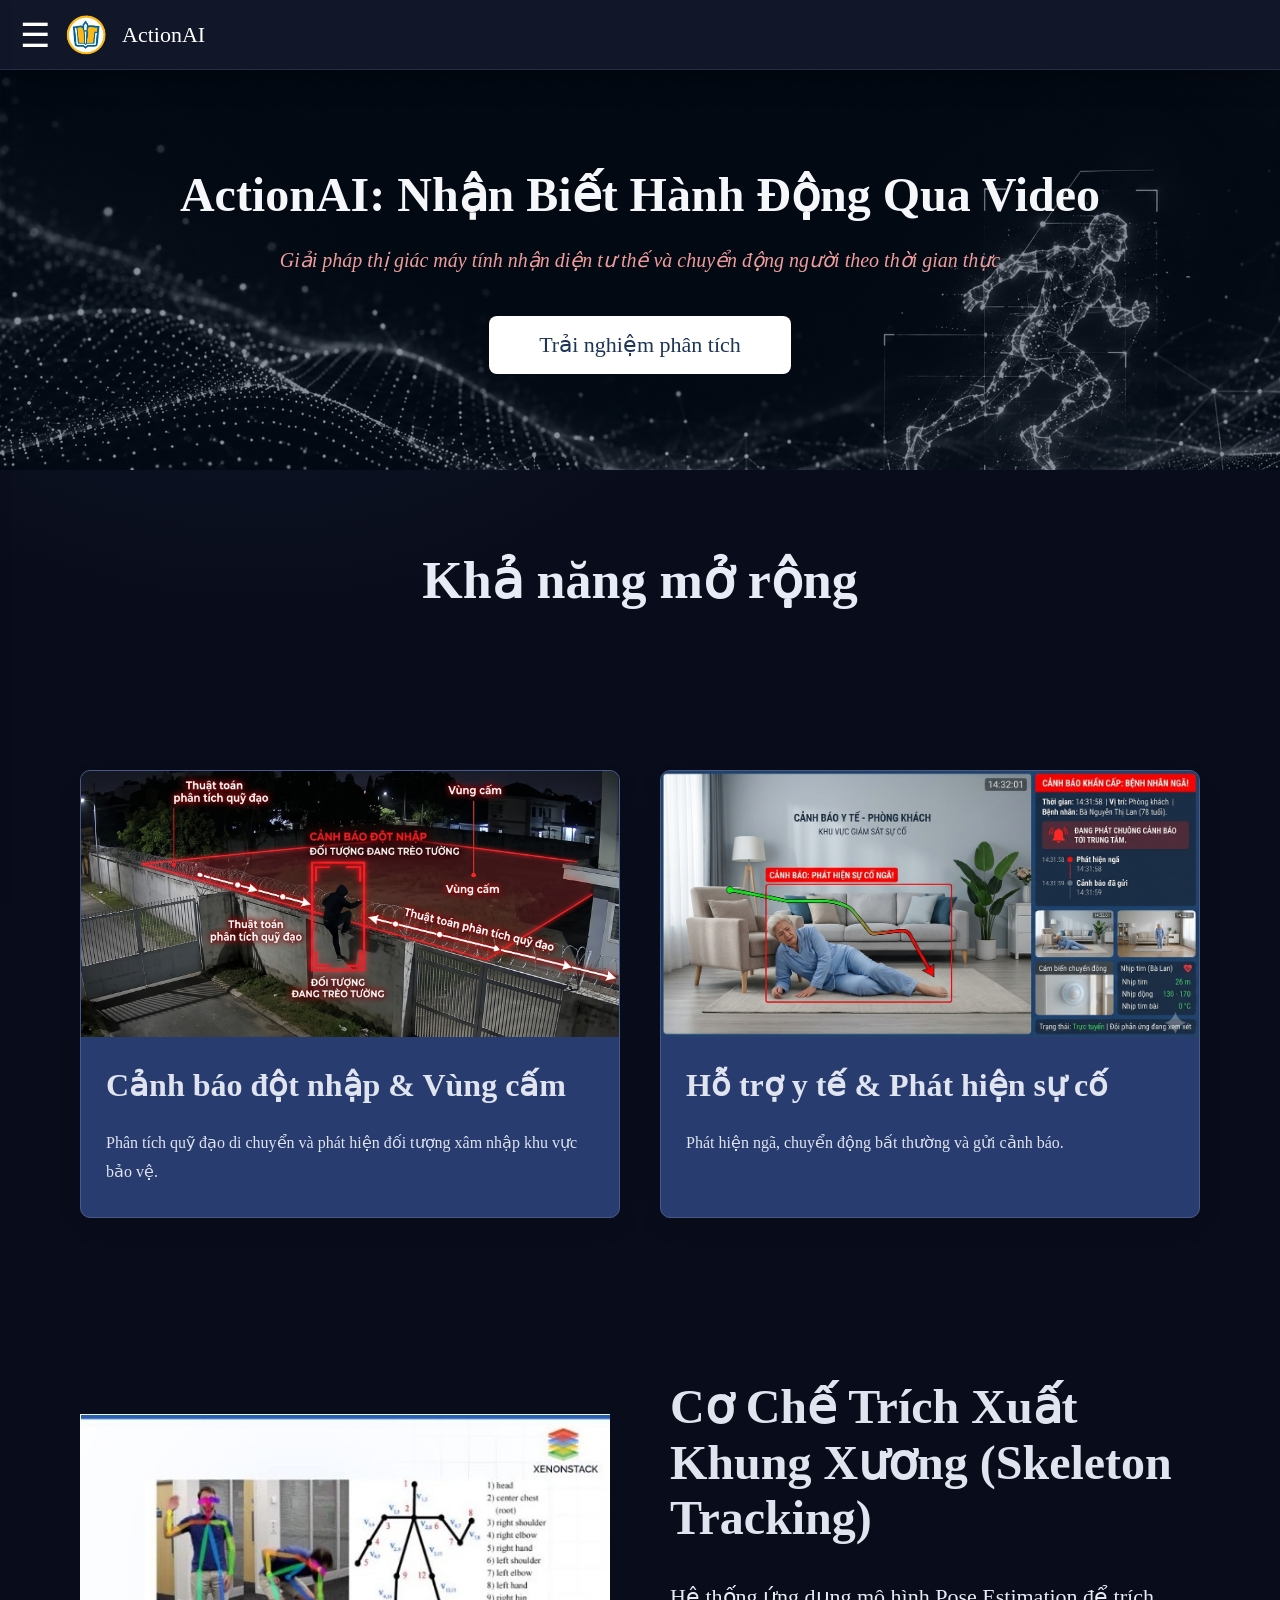
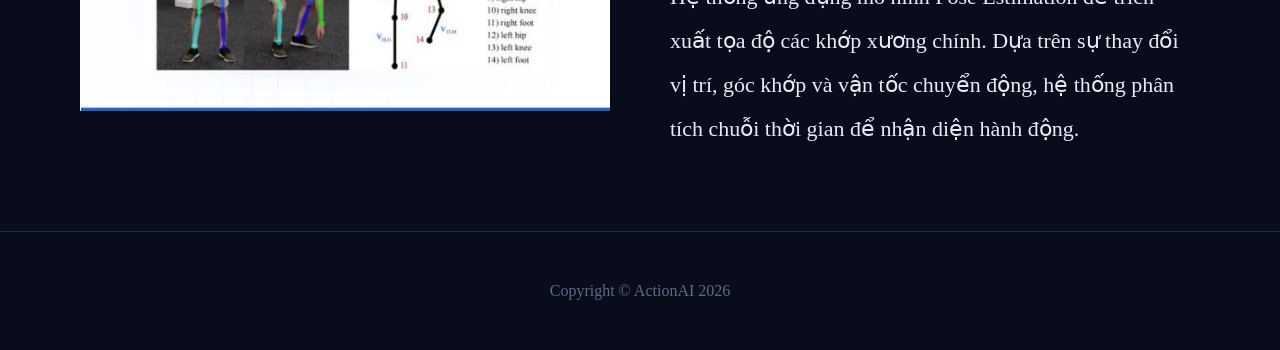
<file: frontend/index.html>
<!DOCTYPE html>
<html lang="vi">
<head>
    <meta charset="UTF-8">
    <meta name="viewport" content="width=device-width, initial-scale=1.0">
    <title>ActionAI - Trang chủ</title>

    <link rel="stylesheet" href="css/style.css">
</head>
<body class="page">

    <header class="topbar">

        <button id="menuBtn">
            ☰
        </button>

        <img
            src="assets/logo.png"
            class="top-logo"
            alt="logo"
        >

        <span class="brand">
            ActionAI
        </span>

    </header>

    <div
    id="overlay"
    class="overlay"
    ></div>


    <aside id="sidebar" class="sidebar">

        <div class="sidebar-header">

            <img src="assets/logo.png" alt="logo" class="logo">

            <h2>Giám sát</h2>

        </div>

        <nav>

            <a href="index.html" class="active">Trang chủ</a>

            <a href="analyze.html">Thực hiện</a>

            <a href="monitor.html">Giám sát hệ thống</a>

            <a href="overview.html">Tổng quan Monitor</a>

            <a href="documents.html">Tài liệu &amp; Mã nguồn</a>
        </nav>
        
    </aside>

    <main class="main-content">

        <section class="hero">

            <div class="hero-overlay">

                <h1>
                    ActionAI:
                    Nhận Biết Hành Động Qua Video
                </h1>

                <p>
                    Giải pháp thị giác máy tính nhận diện
                    tư thế và chuyển động người theo
                    thời gian thực
                </p>

                <a
                    href="analyze.html"
                    class="hero-btn"
                >
                    Trải nghiệm phân tích
                </a>

            </div>

        </section>


        <section class="section-title">

            <h2>
                Khả năng mở rộng
            </h2>

        </section>


        <section class="feature-grid">

            <div class="card">

                <img
                    src="assets/security.jpg"
                    alt=""
                >

                <h3>
                    Cảnh báo đột nhập &
                    Vùng cấm
                </h3>

                <p>
                    Phân tích quỹ đạo di chuyển
                    và phát hiện đối tượng
                    xâm nhập khu vực bảo vệ.
                </p>

            </div>


            <div class="card">

                <img
                    src="assets/medical.jpg"
                    alt=""
                >

                <h3>
                    Hỗ trợ y tế &
                    Phát hiện sự cố
                </h3>

                <p>
                    Phát hiện ngã,
                    chuyển động bất thường
                    và gửi cảnh báo.
                </p>

            </div>

        </section>


        <section class="skeleton-section">

            <div class="skeleton-image">

                <img
                    src="assets/skeleton.jpg"
                    alt=""
                >

            </div>

            <div class="skeleton-content">

                <h2>
                    Cơ Chế Trích Xuất
                    Khung Xương
                    (Skeleton Tracking)
                </h2>

                <p>
                    Hệ thống ứng dụng mô hình
                    Pose Estimation để trích xuất
                    tọa độ các khớp xương chính.

                    Dựa trên sự thay đổi vị trí,
                    góc khớp và vận tốc chuyển động,
                    hệ thống phân tích chuỗi thời gian
                    để nhận diện hành động.
                </p>

            </div>

        </section>


        <footer>

            Copyright © ActionAI 2026

        </footer>

    </main>

    <script src="js/script.js"></script>

</body>
</html>
</file>
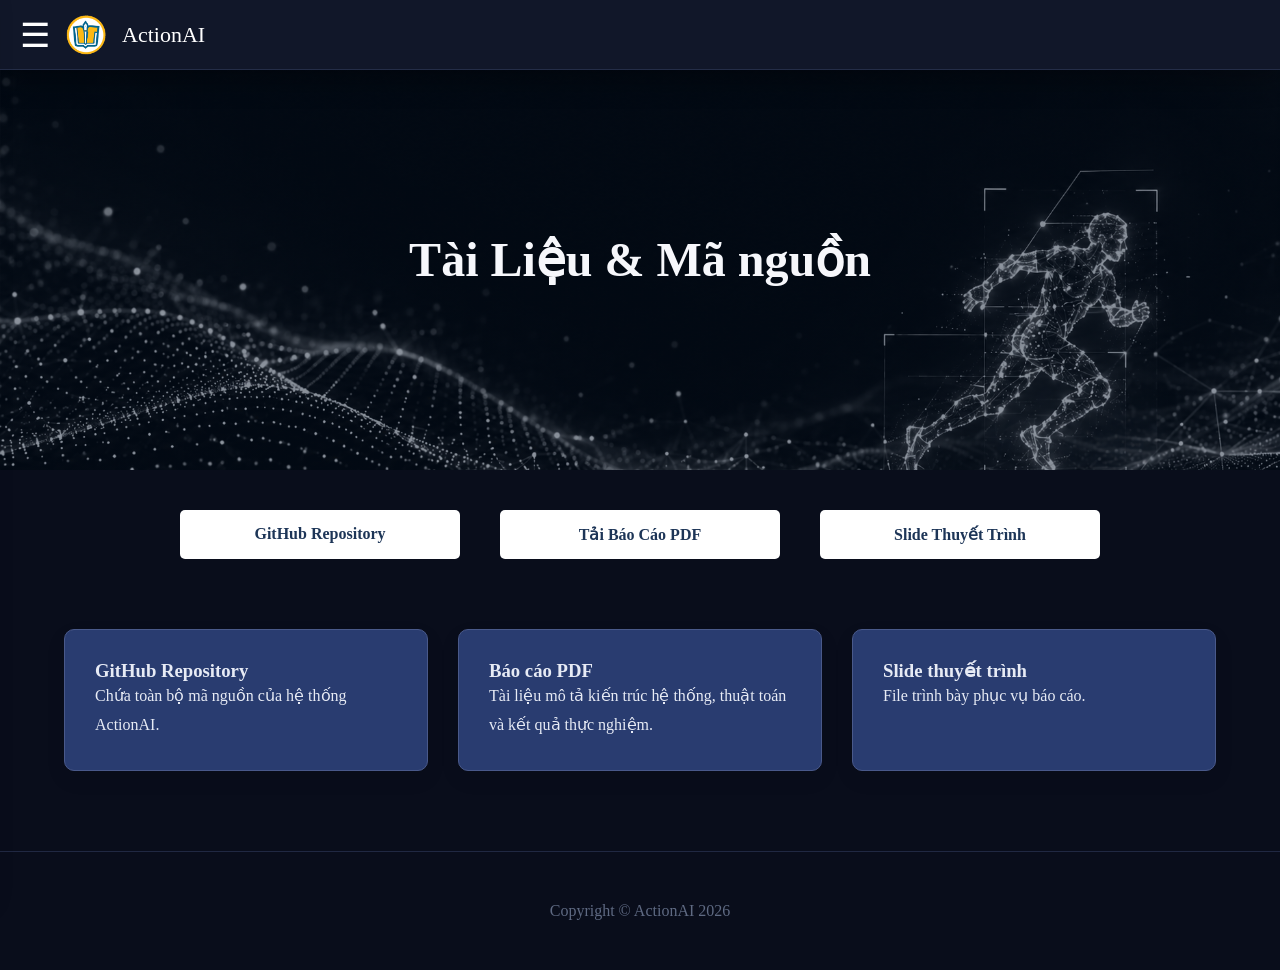
<file: frontend/documents.html>
<!DOCTYPE html>
<html lang="vi">
<head>

    <meta charset="UTF-8">

    <meta
        name="viewport"
        content="width=device-width, initial-scale=1.0">

    <title>
        Tài liệu & Mã nguồn
    </title>

    <link
        rel="stylesheet"
        href="css/style.css">

</head>

<body class="page">

    <header class="topbar">

        <button id="menuBtn">
            ☰
        </button>

        <img
            src="assets/logo.png"
            class="top-logo"
            alt="logo"
        >

        <span class="brand">
            ActionAI
        </span>

    </header>

    <div
    id="overlay"
    class="overlay"
    ></div>

    <aside id="sidebar" class="sidebar">

        <div class="sidebar-header">

            <img src="assets/logo.png" alt="logo" class="logo">

            <h2>Giám sát</h2>

        </div>

        <nav>

            <a href="index.html">Trang chủ</a>

            <a href="analyze.html">Thực hiện</a>

            <a href="monitor.html">Giám sát hệ thống</a>

            <a href="overview.html">Tổng quan Monitor</a>

            <a href="documents.html" class="active">Tài liệu &amp; Mã nguồn</a>
        </nav>

    </aside>


    <main class="main-content">

        <section class="hero">

            <div class="hero-overlay">

                <h1>
                    Tài Liệu & Mã nguồn
                </h1>

            </div>

        </section>


        <section class="resource-section">

            <a
                href="https://github.com/RINNAT063/HUMANBEHAVIORAIWEB.git"
                class="resource-btn"
                target = "_blank">

                GitHub Repository

            </a>

            <a
                href="#"
                class="resource-btn"
                target = "_blank">

                Tải Báo Cáo PDF

            </a>

            <a
                href="#"
                class="resource-btn"
                target = "_blank">

                Slide Thuyết Trình

            </a>

        </section>


        <section class="resource-detail">

            <div class="resource-card">

                <h3>
                    GitHub Repository
                </h3>

                <p>
                    Chứa toàn bộ mã nguồn của hệ thống
                    ActionAI.
                </p>

            </div>


            <div class="resource-card">

                <h3>
                    Báo cáo PDF
                </h3>

                <p>
                    Tài liệu mô tả kiến trúc hệ thống,
                    thuật toán và kết quả thực nghiệm.
                </p>

            </div>


            <div class="resource-card">

                <h3>
                    Slide thuyết trình
                </h3>

                <p>
                    File trình bày phục vụ báo cáo.
                </p>

            </div>

        </section>


        <footer>

            Copyright © ActionAI 2026

        </footer>

    </main>

    <script src="js/script.js"></script>

</body>
</html>
</file>
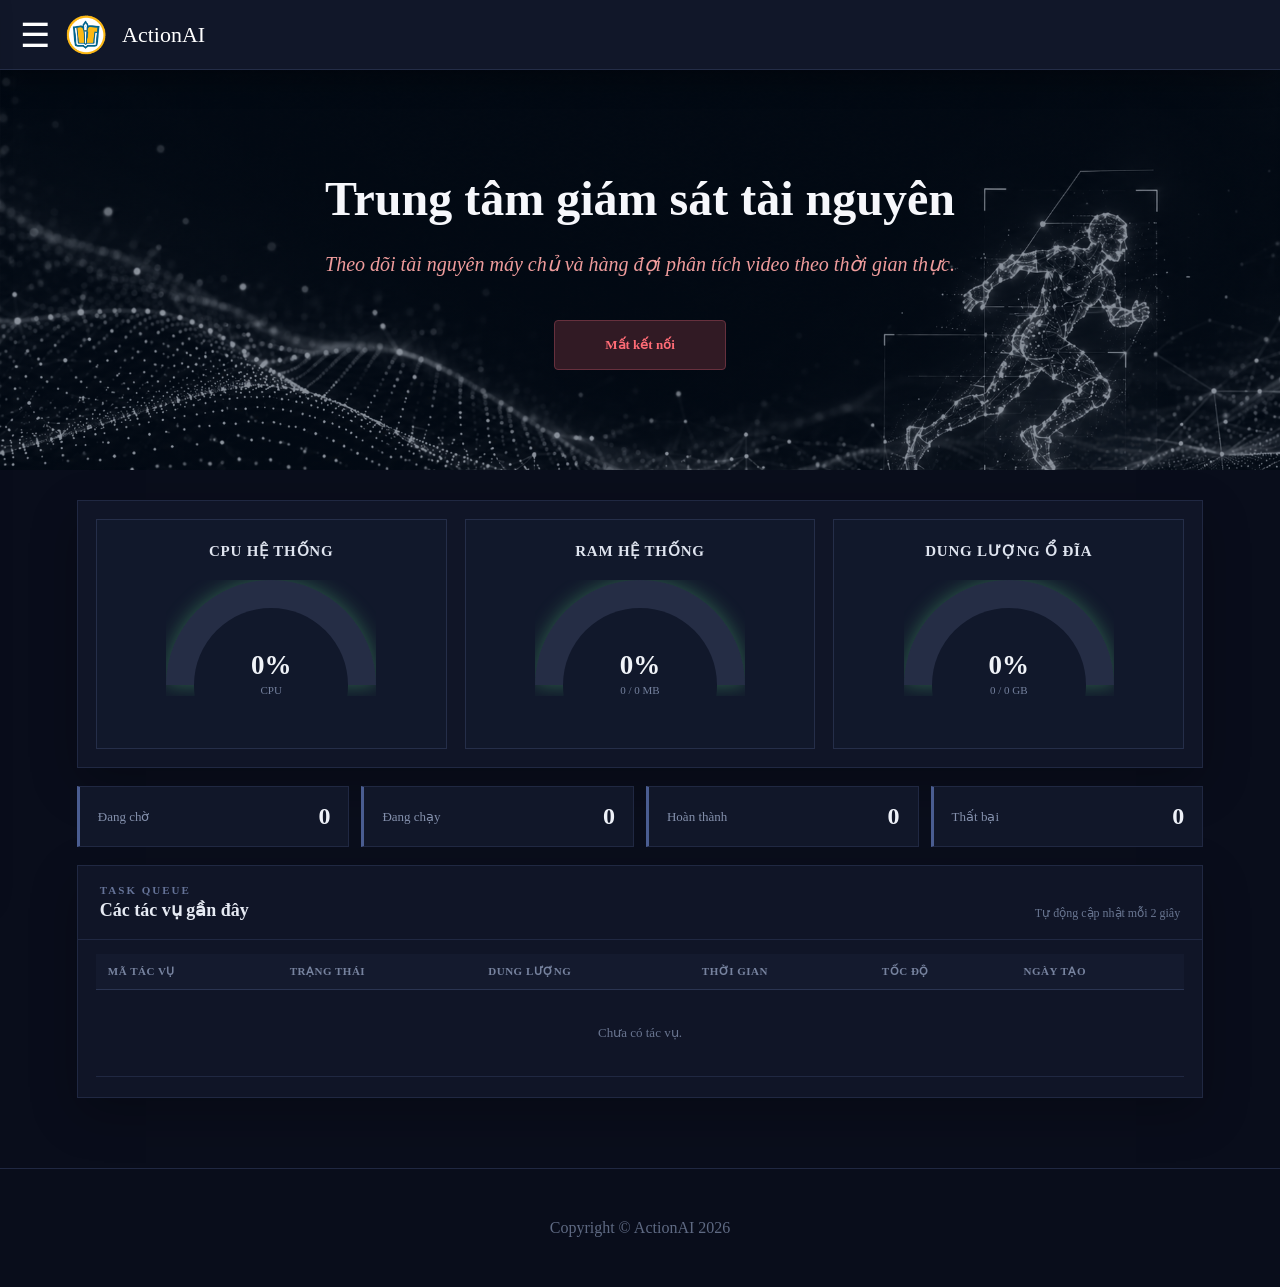
<file: frontend/monitor.backup.html>
<!DOCTYPE html>
<html lang="vi">
<head>
    <meta charset="UTF-8">
    <meta name="viewport" content="width=device-width, initial-scale=1.0">
    <title>ActionAI - Giám sát tài nguyên</title>
    <link rel="stylesheet" href="css/style.css">
</head>
<body class="page">
    <header class="topbar">
        <button id="menuBtn">☰</button>
        <img src="assets/logo.png" class="top-logo" alt="ActionAI Logo">
        <span class="brand">ActionAI</span>
    </header>

    <div id="overlay" class="overlay"></div>

    <aside id="sidebar" class="sidebar">

        <div class="sidebar-header">

            <img src="assets/logo.png" alt="logo" class="logo">
            
            <h2>Giám sát</h2>

        </div>

        <nav>
            <a href="index.html">Trang chủ</a>
            
            <a href="analyze.html">Thực hiện</a>
            
            <a href="monitor.html" class="active">Giám sát hệ thống</a>

            <a href="overview.html">Tổng quan Monitor</a>
            
            <a href="documents.html">Tài liệu &amp; Mã nguồn</a>
        </nav>
    
    </aside>

    <main class="main-content">
        <section class="hero">
            <div class="hero-overlay">
                <h1>
                    Trung tâm giám sát tài nguyên
                </h1>
                <p>
                    Theo dõi tài nguyên máy chủ và hàng đợi phân tích video theo thời gian thực.
                </p>
                <span 
                id="monitorConnection"
                class="connection-badge connecting">
                    Đang kết nối
                </span>
            </div>
        </section>

        <section class="monitor-dashboard">
            <div class="gauge-row">
                <article class="gauge-card">
                    <h2>CPU hệ thống</h2>
                    <div id="cpuGauge" class="resource-gauge">
                        <div><strong id="cpuValue">0%</strong><span>CPU</span></div>
                    </div>
                </article>
                <article class="gauge-card">
                    <h2>RAM hệ thống</h2>
                    <div id="ramGauge" class="resource-gauge">
                        <div><strong id="ramValue">0%</strong><span id="ramDetail">0 / 0 MB</span></div>
                    </div>
                </article>
                <article class="gauge-card">
                    <h2>Dung lượng ổ đĩa</h2>
                    <div id="diskGauge" class="resource-gauge">
                        <div><strong id="diskValue">0%</strong><span id="diskDetail">0 / 0 GB</span></div>
                    </div>
                </article>
            </div>

            <div class="stat-cards">
                <article><span>Đang chờ</span><strong id="pendingCount">0</strong></article>
                <article><span>Đang chạy</span><strong id="runningCount">0</strong></article>
                <article><span>Hoàn thành</span><strong id="completedCount">0</strong></article>
                <article><span>Thất bại</span><strong id="failedCount">0</strong></article>
            </div>

            <section class="task-panel">
                <div class="task-panel-title">
                    <div>
                        <p class="monitor-kicker">TASK QUEUE</p>
                        <h2>Các tác vụ gần đây</h2>
                    </div>
                    <span>Tự động cập nhật mỗi 2 giây</span>
                </div>
                <div class="task-table-wrap">
                    <table class="task-table">
                        <thead>
                            <tr>
                                <th>Mã tác vụ</th>
                                <th>Trạng thái</th>
                                <th>Dung lượng</th>
                                <th>Thời gian</th>
                                <th>Tốc độ</th>
                                <th>Ngày tạo</th>
                            </tr>
                        </thead>
                        <tbody id="taskTableBody">
                            <tr><td colspan="6" class="empty-state">Chưa có tác vụ.</td></tr>
                        </tbody>
                    </table>
                </div>
            </section>
        </section>

        <footer>Copyright © ActionAI 2026</footer>
    </main>

    <script src="js/script.js"></script>
    <script src="js/monitor.js"></script>
</body>
</html>
</file>
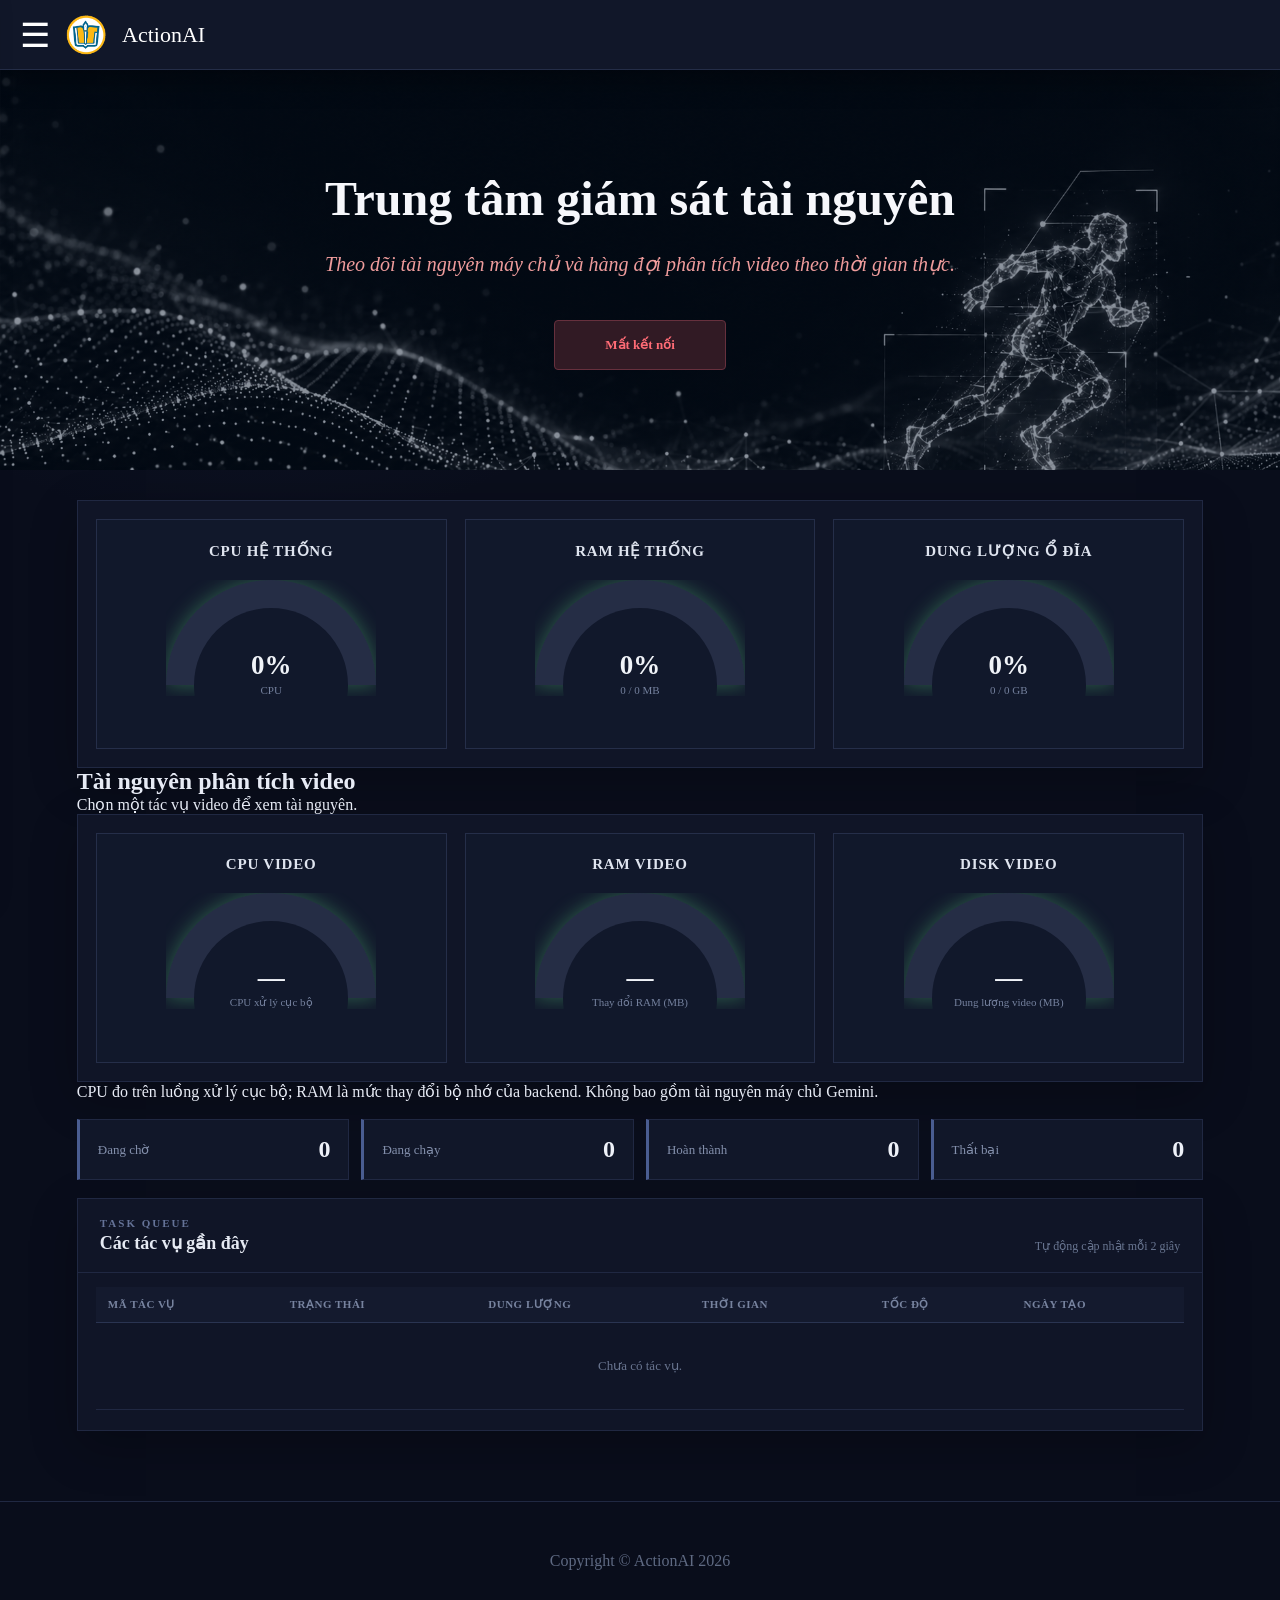
<file: frontend/monitor.html>
<!DOCTYPE html>
<html lang="vi">
<head>
    <meta charset="UTF-8">
    <meta name="viewport" content="width=device-width, initial-scale=1.0">
    <title>ActionAI - Giám sát tài nguyên</title>
    <link rel="stylesheet" href="css/style.css">
</head>
<body class="page">
    <header class="topbar">
        <button id="menuBtn">☰</button>
        <img src="assets/logo.png" class="top-logo" alt="ActionAI Logo">
        <span class="brand">ActionAI</span>
    </header>

    <div id="overlay" class="overlay"></div>

    <aside id="sidebar" class="sidebar">

        <div class="sidebar-header">

            <img src="assets/logo.png" alt="logo" class="logo">
            
            <h2>Giám sát</h2>

        </div>

        <nav>
            <a href="index.html">Trang chủ</a>
            
            <a href="analyze.html">Thực hiện</a>
            
            <a href="monitor.html" class="active">Giám sát hệ thống</a>

            <a href="overview.html">Tổng quan Monitor</a>
            
            <a href="documents.html">Tài liệu &amp; Mã nguồn</a>
        </nav>
    
    </aside>

    <main class="main-content">
        <section class="hero">
            <div class="hero-overlay">
                <h1>
                    Trung tâm giám sát tài nguyên
                </h1>
                <p>
                    Theo dõi tài nguyên máy chủ và hàng đợi phân tích video theo thời gian thực.
                </p>
                <span 
                id="monitorConnection"
                class="connection-badge connecting">
                    Đang kết nối
                </span>
            </div>
        </section>

        <section class="monitor-dashboard">
            <div class="gauge-row">
                <article class="gauge-card">
                    <h2>CPU hệ thống</h2>
                    <div id="cpuGauge" class="resource-gauge">
                        <div><strong id="cpuValue">0%</strong><span>CPU</span></div>
                    </div>
                </article>
                <article class="gauge-card">
                    <h2>RAM hệ thống</h2>
                    <div id="ramGauge" class="resource-gauge">
                        <div><strong id="ramValue">0%</strong><span id="ramDetail">0 / 0 MB</span></div>
                    </div>
                </article>
                <article class="gauge-card">
                    <h2>Dung lượng ổ đĩa</h2>
                    <div id="diskGauge" class="resource-gauge">
                        <div><strong id="diskValue">0%</strong><span id="diskDetail">0 / 0 GB</span></div>
                    </div>
                </article>
            </div>

            
<!-- GIAM SAT TAI NGUYEN THEO VIDEO -->
<section id="videoResourceSection" class="video-resource-section">

    <h2>Tài nguyên phân tích video</h2>

    <p id="videoResourceStatus">
        Chọn một tác vụ video để xem tài nguyên.
    </p>

    <div class="gauge-row">

        <article class="gauge-card">
            <h2>CPU video</h2>
            <div id="videoCpuGauge" class="resource-gauge">
                <div>
                    <strong id="videoCpuValue">—</strong>
                    
<span id="videoCpuDetail">CPU xử lý cục bộ</span>

                </div>
            </div>
        </article>

        <article class="gauge-card">
            <h2>RAM video</h2>
            <div id="videoRamGauge" class="resource-gauge">
                <div>
                    <strong id="videoRamValue">—</strong>
                    <span id="videoRamDetail">Thay đổi RAM (MB)</span>
                </div>
            </div>
        </article>

        <article class="gauge-card">
            <h2>Disk video</h2>
            <div id="videoDiskGauge" class="resource-gauge">
                <div>
                    <strong id="videoDiskValue">—</strong>
                    <span id="videoDiskDetail">Dung lượng video (MB)</span>
                </div>
            </div>
        </article>

    </div>

    <p>
        CPU đo trên luồng xử lý cục bộ; RAM là mức thay đổi
        bộ nhớ của backend. Không bao gồm tài nguyên máy chủ Gemini.
    </p>

</section>
<!-- KET THUC GIAM SAT VIDEO -->

            <div class="stat-cards">
                <article><span>Đang chờ</span><strong id="pendingCount">0</strong></article>
                <article><span>Đang chạy</span><strong id="runningCount">0</strong></article>
                <article><span>Hoàn thành</span><strong id="completedCount">0</strong></article>
                <article><span>Thất bại</span><strong id="failedCount">0</strong></article>
            </div>

            <section class="task-panel">
                <div class="task-panel-title">
                    <div>
                        <p class="monitor-kicker">TASK QUEUE</p>
                        <h2>Các tác vụ gần đây</h2>
                    </div>
                    <span>Tự động cập nhật mỗi 2 giây</span>
                </div>
                <div class="task-table-wrap">
                    <table class="task-table">
                        <thead>
                            <tr>
                                <th>Mã tác vụ</th>
                                <th>Trạng thái</th>
                                <th>Dung lượng</th>
                                <th>Thời gian</th>
                                <th>Tốc độ</th>
                                <th>Ngày tạo</th>
                            </tr>
                        </thead>
                        <tbody id="taskTableBody">
                            <tr><td colspan="6" class="empty-state">Chưa có tác vụ.</td></tr>
                        </tbody>
                    </table>
                </div>
            </section>
        </section>

        <footer>Copyright © ActionAI 2026</footer>
    </main>

    <script src="js/script.js"></script>
    <script src="js/monitor.js"></script>
</body>
</html>
</file>
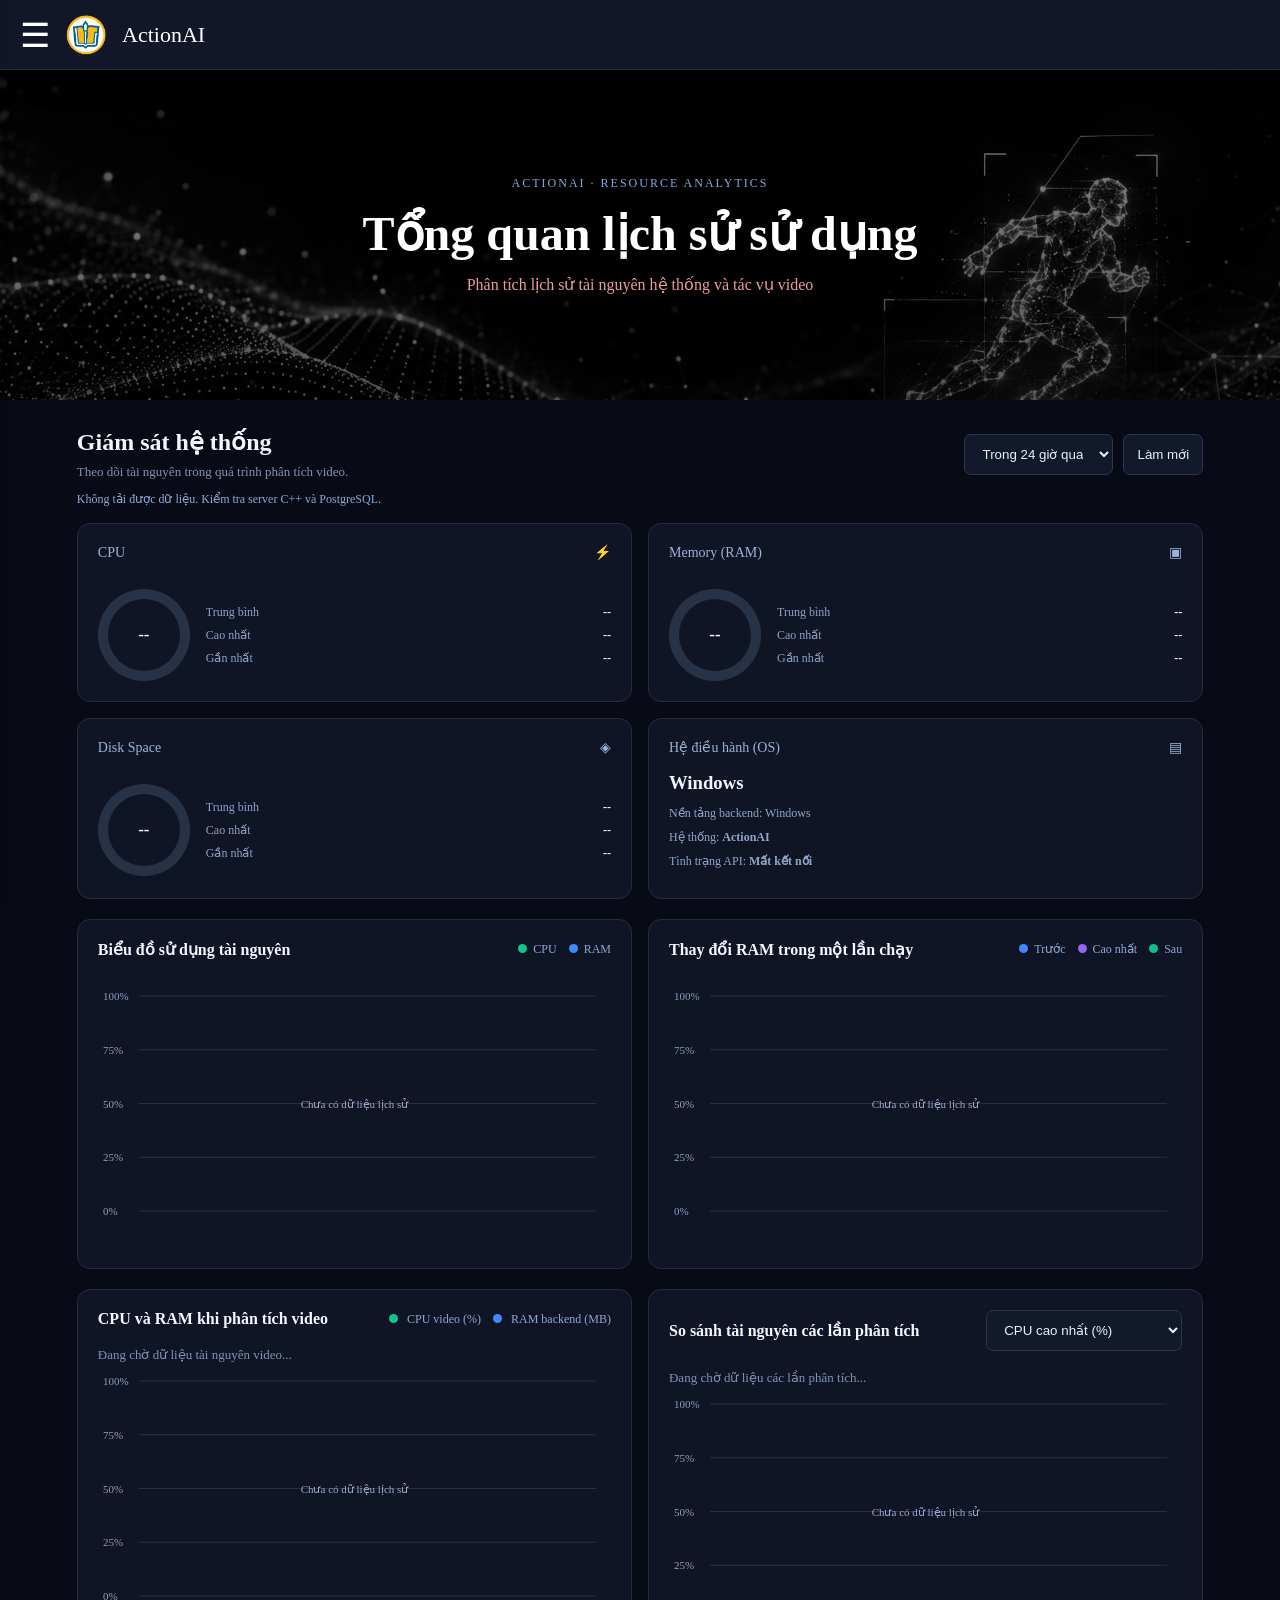
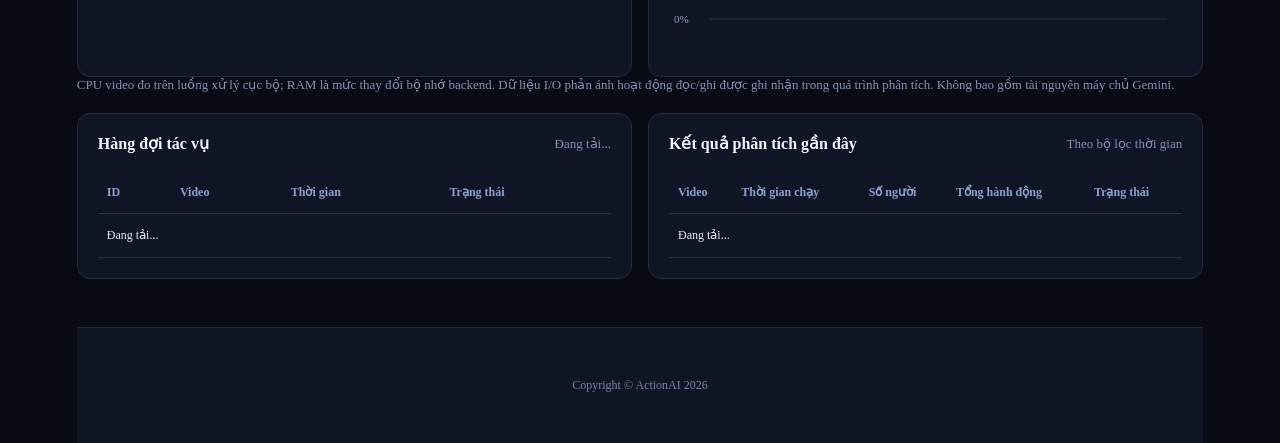
<file: frontend/overview.html>
<!DOCTYPE html>
<html lang="vi">
<head>
    <meta charset="UTF-8">
    <meta name="viewport" content="width=device-width, initial-scale=1.0">
    <title>ActionAI - Resource Monitor</title>
    <link rel="stylesheet" href="css/style.css">
</head>
<body class="overview-page">
    <header class="topbar">
        <button id="menuBtn">☰</button>
        <img src="assets/logo.png" class="top-logo" alt="ActionAI">
        <span class="brand">ActionAI</span>
    </header>

    <div id="overlay" class="overlay"></div>

    <aside id="sidebar" class="sidebar">
        <div class="sidebar-header">
            <img src="assets/logo.png" alt="ActionAI" class="logo">
            <h2>ActionAI</h2>
        </div>

        <nav>
            <a href="index.html">Trang chủ</a>
            <a href="analyze.html">Thực hiện</a>
            <a href="monitor.html">Giám sát hệ thống</a>
            <a href="overview.html" class="active">Tổng quan Monitor</a>
            <a href="documents.html">Tài liệu &amp; Mã nguồn</a>
        </nav>
    </aside>


    <main class="main-content">
        <!-- Anh bia -->
        <section class="overview-hero">
            <div class="overview-hero-shade">
                <p>ActionAI · Resource Analytics</p>
                <h1>Tổng quan lịch sử sử dụng</h1>
                <span>Phân tích lịch sử tài nguyên hệ thống và tác vụ video</span>
            </div>
        </section>

        <div class="overview-content">
            <header class="overview-heading">
                <div>
                    <h2>Giám sát hệ thống</h2>
                    <p>Theo dõi tài nguyên trong quá trình phân tích video.</p>
                </div>

                <div class="overview-toolbar">
                    <select id="overviewHours" aria-label="Khoảng thời gian">
                        <option value="1">Trong 1 giờ qua</option>
                        <option value="6">Trong 6 giờ qua</option>
                        <option value="12">Trong 12 giờ qua</option>
                        <option value="24" selected>Trong 24 giờ qua</option>
                    </select>
                    <button id="overviewRefresh" type="button">Làm mới</button>
                </div>
            </header>

            <p id="overviewNotice" class="overview-notice">
                Đang tải dữ liệu...
            </p>

            <!-- The thong ke -->
            <section class="overview-stats-grid">
                <article class="overview-card">
                    <div class="overview-card-heading">
                        <span>CPU</span>
                        <span>⚡</span>
                    </div>
                    <div class="overview-stat-content">
                        <div class="overview-ring cpu-ring" id="cpuRing">
                            <strong id="cpuLatest">--</strong>
                        </div>
                        <dl>
                            <div><dt>Trung bình</dt><dd id="cpuAverage">--</dd></div>
                            <div><dt>Cao nhất</dt><dd id="cpuPeak">--</dd></div>
                            <div><dt>Gần nhất</dt><dd id="cpuRecent">--</dd></div>
                        </dl>
                    </div>
                </article>

                <article class="overview-card">
                    <div class="overview-card-heading">
                        <span>Memory (RAM)</span>
                        <span>▣</span>
                    </div>
                    <div class="overview-stat-content">
                        <div class="overview-ring ram-ring" id="ramRing">
                            <strong id="ramLatest">--</strong>
                        </div>
                        <dl>
                            <div><dt>Trung bình</dt><dd id="ramAverage">--</dd></div>
                            <div><dt>Cao nhất</dt><dd id="ramPeak">--</dd></div>
                            <div><dt>Gần nhất</dt><dd id="ramRecent">--</dd></div>
                        </dl>
                    </div>
                </article>

                <article class="overview-card">
                    <div class="overview-card-heading">
                        <span>Disk Space</span>
                        <span>◈</span>
                    </div>
                    <div class="overview-stat-content">
                        <div class="overview-ring disk-ring" id="diskRing">
                            <strong id="diskLatest">--</strong>
                        </div>
                        <dl>
                            <div><dt>Trung bình</dt><dd id="diskAverage">--</dd></div>
                            <div><dt>Cao nhất</dt><dd id="diskPeak">--</dd></div>
                            <div><dt>Gần nhất</dt><dd id="diskRecent">--</dd></div>
                        </dl>
                    </div>
                </article>

                <article class="overview-card">
                    <div class="overview-card-heading">
                        <span>Hệ điều hành (OS)</span>
                        <span>▤</span>
                    </div>
                    <div class="overview-os">
                        <h3>Windows</h3>
                        <p>Nền tảng backend: Windows</p>
                        <p>Hệ thống: <b>ActionAI</b></p>
                        <p>Tình trạng API: <b id="overviewApiStatus">Đang kết nối</b></p>
                    </div>
                </article>
            </section>

            <!-- Hai bieu do -->
            <section class="overview-charts-grid">
                <article class="overview-card overview-chart-card">
                    <div class="overview-panel-heading">
                        <h3>Biểu đồ sử dụng tài nguyên</h3>
                        <div class="overview-legend">
                            <span><i class="dot cpu-dot"></i>CPU</span>
                            <span><i class="dot ram-dot"></i>RAM</span>
                        </div>
                    </div>
                    <canvas id="overviewLineChart" height="260"></canvas>
                </article>

                <article class="overview-card overview-chart-card">
                    <div class="overview-panel-heading">
                        <h3>Thay đổi RAM trong một lần chạy</h3>
                        
                        <div class="overview-legend">
                            <span><i class="dot ram-before-dot"></i>Trước</span>
                            <span><i class="dot ram-peak-dot"></i>Cao nhất</span>
                            <span><i class="dot ram-after-dot"></i>Sau</span>
                        </div>
                    </div>
                    <canvas id="overviewBarChart" height="260"></canvas>
                </article>
            </section>

            
            <!-- Bieu do tai nguyen phan tich video -->
            <section class="overview-charts-grid" id="videoAnalyticsSection">
                <article class="overview-card overview-chart-card">
                    <div class="overview-panel-heading">
                        <h3>CPU và RAM khi phân tích video</h3>
                        
<div class="overview-legend">
    <span>
        <i class="dot cpu-dot"></i>
        CPU video (%)
    </span>
    <span>
        <i class="dot ram-dot"></i>
        RAM backend (MB)
    </span>
</div>

                    </div>

                    <p id="videoLineStatus" class="overview-small">
                        Đang chờ dữ liệu tài nguyên video...
                    </p>

                    <canvas id="videoResourceLineChart" height="260"></canvas>
                </article>

                <article class="overview-card overview-chart-card">
                    <div class="overview-panel-heading">
                        <h3>So sánh tài nguyên các lần phân tích</h3>
                        
<div class="overview-toolbar">
    <select id="videoComparisonMetric"
            aria-label="Chọn chỉ số tài nguyên video">
        <option value="peakCpu">CPU cao nhất (%)</option>
        <option value="peakRamIncrease">RAM tăng cao nhất (MB)</option>
        <option value="ioReadMb">I/O đọc ghi nhận (MB)</option>
        <option value="ioWriteMb">I/O ghi ghi nhận (MB)</option>
    </select>
</div>

                    </div>

                    <p id="videoBarStatus" class="overview-small">
                        Đang chờ dữ liệu các lần phân tích...
                    </p>

                    <canvas id="videoResourceBarChart" height="260"></canvas>
                </article>
            </section>

            <p class="overview-small">
                CPU video đo trên luồng xử lý cục bộ;
                RAM là mức thay đổi bộ nhớ backend.
                Dữ liệu I/O phản ánh hoạt động đọc/ghi được ghi nhận
                trong quá trình phân tích.
                Không bao gồm tài nguyên máy chủ Gemini.
            </p>

            <!-- Hai bang o phia duoi -->
            <section class="overview-tables-grid">
                <article class="overview-card">
                    <div class="overview-panel-heading">
                        <h3>Hàng đợi tác vụ</h3>
                        <span id="overviewQueueSummary" class="overview-small">
                            Đang tải...
                        </span>
                    </div>

                    <div class="overview-table-scroll">
                        <table>
                            <thead>
                                <tr>
                                    <th>ID</th>
                                    <th>Video</th>
                                    <th>Thời gian</th>
                                    <th>Trạng thái</th>
                                </tr>
                            </thead>
                            <tbody id="overviewQueueBody">
                                <tr><td colspan="4">Đang tải...</td></tr>
                            </tbody>
                        </table>
                    </div>
                </article>

                <article class="overview-card">
                    <div class="overview-panel-heading">
                        <h3>Kết quả phân tích gần đây</h3>
                        <span class="overview-small">Theo bộ lọc thời gian</span>
                    </div>

                    <div class="overview-table-scroll">
                        <table>
                            <thead>
                                <tr>
                                    <th>Video</th>
                                    <th>Thời gian chạy</th>
                                    <th>Số người</th>
                                    <th>Tổng hành động</th>
                                    <th>Trạng thái</th>
                                </tr>
                            </thead>
                            <tbody id="overviewResultsBody">
                                <tr><td colspan="5">Đang tải...</td></tr>
                            </tbody>
                        </table>
                    </div>
                </article>
            </section>

            <footer>
                Copyright © ActionAI 2026
            </footer>
        </div>
    </main>

    <script src="js/script.js"></script>
    <script src="js/overview.js"></script>
</body>
</html>
</file>
<file: frontend/css/style.css>
*{
    margin:0;
    padding:0;
    box-sizing:border-box;
}

body{
    display:flex;
    font-family:Segoe UI;
    background:#f5f5f5;
}
.overlay{

    position:fixed;

    top:0;
    left:0;

    width:100%;
    height:100%;

    background:
        rgba(0,0,0,.45);

    opacity:0;

    visibility:hidden;

    transition:.3s;

    z-index:1100;
}


.overlay.active{

    opacity:1;

    visibility:visible;
}

.sidebar{
    position:fixed;

    top:0;
    left:-320px;

    width:300px;
    height:100vh;

    background:#111729;
    border-right:1px solid #242d47;

    color:white;

    transition:.35s ease;

    z-index:1200;

    box-shadow: 5px 0 25px rgba(0,0,0,.25);
}

.sidebar.active{

    left:0;
}

.sidebar-header{

    padding:35px;

    text-align:center;
}


.sidebar-header .logo{

    width:70px;

    margin-bottom:15px;
}


.sidebar-header h2{

    font-size:34px;
}

.logo-area{
    padding:50px 40px;
}

.logo{
    width:60px;
    margin-bottom:20px;
}

.logo-area h1{
    font-size:48px;
    font-weight:300;
}

.sidebar nav{
    display:flex;
    flex-direction:column;
}

.sidebar nav a{
    color:white;
    text-decoration:none;

    padding:18px 35px;
    font-size:24px;

    transition:.25s;
}

.sidebar nav a:hover{
    background:rgba(255,255,255,.15);
}

.active{
    font-weight:bold;
}

.main-content{
    width:100%;

    min-height:100vh;
}

.topbar{
    background:#111729;

    border-bottom:1px solid #242d47;

    box-shadow:0 8px 28px rgba(0,0,0,.35);
    
    top:0;
    left:0;

    width:100%;
    height:70px;

    display:flex;

    align-items:center;

    padding:0 20px;
    
    position:fixed;
    
    z-index:1000;
}


.top-logo{

    width:42px;

    margin-left:15px;
}


.brand{

    color:white;

    font-size:22px;

    margin-left:15px;
}


#menuBtn{

    background:none;

    border:none;

    color:white;

    font-size:34px;

    cursor:pointer;
}

.hero{

    margin-top:70px;

    height:400px;

    background:
        linear-gradient(
            rgba(4, 20, 42, .45),
            rgba(4, 20, 42, .45)
        ),
        url("../assets/banner.jpg");

    background-size:cover;
    background-position:center;
}

.hero-overlay{

    height:100%;

    display:flex;
    flex-direction:column;

    align-items:center;
    justify-content:center;

    text-align:center;

    padding:30px;
}
.hero h1{
    color:#f6f7fb;
    
    font-size:48px;

    margin-bottom:22px;

    font-weight:700;
}

.hero p{

    max-width:900px;

    font-size:20px;

    line-height:1.6;

    color:#ef9c9c;

    font-style:italic;
}

.hero-btn{

    margin-top:40px;

    padding:16px 50px;

    background:white;

    color:#1d3557;

    text-decoration:none;

    border-radius:8px;

    font-size:22px;

    transition:.3s;
}

.hero-btn:hover{
    background:#496472;

    transform:translateY(-2px);
}

.section-title{
    text-align:center;

    padding:80px 20px;
}

.section-title h2{
    font-size:52px;
}

.feature-grid{

    padding:80px;

    display:grid;

    grid-template-columns:1fr 1fr;

    gap:40px;
}

.card{

    background:#293c70;

    border:1px solid #49598a;

    box-shadow:
    0 10px 25px rgba(0,0,0,.08);

    border-radius:10px;

    overflow:hidden;
    
    transition: border-color .35s ease, box-shadow .35s ease, transform .35s ease;
}

.card img{
    width:100%;
}

.card h3{

    color:#dfe4ef;

    font-size:32px;

    padding:25px;
}

.card p{
    color:#dfe4ef;

    padding:0 25px 30px;

    line-height:1.8;
}

.skeleton-section{

    padding:80px;

    display:grid;

    grid-template-columns:1fr 1fr;

    gap:60px;

    align-items:center;
}

.skeleton-image img{
    width:100%;
}

.skeleton-content h2{

    color:#dfe4ef;

    font-size:48px;

    margin-bottom:30px;
}

.skeleton-content p{

    line-height:2;
    font-size:22px;
}
footer{
    color:#5f6a83;

    border-top:1px solid #202842;

    padding:50px;

    text-align:center;
}

.card,
.skeleton-section{

    opacity:0;

    transform:translateY(40px);

    transition:.8s;
}

.show{

    opacity:1;

    transform:translateY(0);
}

.resource-section{

    display:flex;

    justify-content:center;

    gap:40px;

    flex-wrap:wrap;

    padding:40px 20px 70px;
}


.resource-btn{

    min-width:280px;

    text-align:center;

    background:white;

    color:#1d3557;

    text-decoration:none;

    padding:15px 30px;

    border-radius:5px;

    font-size:16px;

    font-weight:bold;

    cursor:pointer;

    transition:.3s;
}

.resource-btn:hover{

    background:#496472;

    transform:translateY(-2px);
}


.resource-detail{

    width:90%;

    max-width:1200px;

    margin:auto;

    padding-bottom:80px;

    display:grid;

    grid-template-columns:
        repeat(auto-fit,minmax(300px,1fr));

    gap:30px;
}


.resource-card{

    background:#293c70;

    border:1px solid #49598a;

    border-radius:10px;

    padding:30px;

    box-shadow:
        0 8px 20px
        rgba(0,0,0,.08);

    transition:.3s;
}


.resource-card:hover{

    transform:translateY(-5px);
}


.resource-card h2{

    color:#dfe4ef;

    margin-bottom:15px;
}


.resource-card p{

    line-height:1.8;
}

.resource-card{

    opacity:0;

    transform:
        translateY(30px);

    transition:
        .7s;
}

.resource-card.show{

    opacity:1;

    transform:
        translateY(0);
}

.process-section{

    background:#111729;

    padding:25px 0;
}


.process-title{

    width:82%;

    margin:auto;

    display:flex;

    justify-content:space-between;

    align-items:center;


    background:none;

    border:none;

    border-bottom:1px solid #999;

    padding:18px 5px;

    color:#f6f7fb;

    font-size:21px;

    font-weight:700;

    cursor:pointer;
}

.process-arrow{
    transition:.3s;
}

.process-arrow.rotate{
    transform:rotate(180deg);
}



.process-content{
    width:82%;

    margin:auto;

    overflow:hidden;

    max-height:600px;

    opacity:1;

    transition:
        max-height .4s ease,
        opacity .3s ease,
        padding .3s ease;

    padding-top:30px;
}


.process-content.closed{

    max-height:0;

    opacity:0;

    padding-top:0;
}


.process-grid{

    display:grid;

    grid-template-columns:
        repeat(5,1fr);

    gap:18px;
}


.process-item{

    background:white;

    padding:22px;

    text-align:center;

    border-radius:10px;

    box-shadow:
        0 5px 15px
        rgba(0,0,0,.06);
}


.step-number{

    width:42px;

    height:42px;

    display:flex;

    justify-content:center;
    align-items:center;

    margin:
        0 auto
        15px;


    background:#1d3557;

    color:white;

    border-radius:50%;

    font-weight:bold;
}


.process-item h3{

    color:#1d3557;

    margin-bottom:10px;
}


.process-item p{

    font-size:14px;

    line-height:1.6;

    color:#666;
}



.upload-section{

    width:82%;

    max-width:1100px;

    margin:auto;

    padding:
        50px
        0
        70px;
}


.upload-box{

    min-height:300px;


    display:flex;

    flex-direction:column;

    justify-content:center;

    align-items:center;


    text-align:center;


    border:
        3px dashed
        #d0d8dc;


    background:#fafafa;


    cursor:pointer;


    transition:
        .25s ease;


    padding:40px;
}


.upload-box:hover{

    border-color:#607989;

    background:#f2f7f9;

    transform:
        translateY(-2px);
}


.upload-icon{

    width:70px;

    height:70px;


    display:flex;

    justify-content:center;

    align-items:center;


    border-radius:50%;


    background:#1d3557;

    color:white;


    font-size:38px;


    margin-bottom:20px;
}


.upload-box h2{

    color:#1d3557;

    margin-bottom:10px;
}


.upload-box p{

    color:#555;

    margin-bottom:8px;
}


.upload-box span{

    color:#888;

    font-size:13px;
}



.file-info{

    display:none;


    margin-top:18px;


    padding:
        14px
        18px;


    background:#edf4f6;


    border-left:
        4px solid
        #607989;


    color:#405f70;


    border-radius:5px;
}



.video-preview-container{

    margin-top:25px;

    text-align:center;
}


.video-preview-container video{

    width:100%;

    max-width:750px;

    max-height:450px;


    background:#000;


    border-radius:8px;


    box-shadow:
        0 8px 25px
        rgba(0,0,0,.15);
}



.analyze-actions{
    display:flex;
    justify-content:center;
    align-items:center;
    flex-wrap:wrap;
    gap:14px;
    margin-top:30px;
}

.analyze-btn {
    display:block;

    margin:0;

    min-width:260px;

    padding:
        15px
        30px;

    border:none;

    border-radius:5px;

    background:white;

    color:#1d3557;

    font-size:16px;

    font-weight:bold;

    cursor:pointer;

    transition:.25s;
}

.analyze-btn:hover{
    
    background:#496472;

    transform:translateY(-2px);
}

.monitor-popup-btn{
    margin:0;

    min-width:260px;

    padding:
        15px
        30px;

    border:1px solid #49598a;

    border-radius:5px;

    background:#1d3557;

    color:#f6f7fb;

    font-size:16px;

    font-weight:bold;

    cursor:pointer;

    transition:.25s;   
}
.monitor-popup-btn:hover{
    
    background:#496472;

    transform:translateY(-2px);
}
.monitor-modal{
    position:fixed;
    inset:0;
    z-index:1400;
    display:flex;
    align-items:center;
    justify-content:center;
    padding:24px;
}

.monitor-modal.hidden{
    display:none !important;
}

.monitor-modal-backdrop{
    position:absolute;
    inset:0;
    background:rgba(6,10,20,.72);
    backdrop-filter:blur(4px);
}

.monitor-modal-panel{
    position:relative;
    z-index:1;
    width:min(1180px,100%);
    max-height:90vh;
    overflow:auto;
    border:1px solid #2a3554;
    background:
        radial-gradient(circle at 20% 0,rgba(49,67,111,.28),transparent 28%),
        #090d1b;
    color:#e7ebf5;
    box-shadow:0 24px 70px rgba(0,0,0,.45);
    animation: monitorModalIn .28s ease;
}

.monitor-modal-header{
    display:flex;
    justify-content:space-between;
    align-items:center;
    gap:16px;
    padding:18px 22px;
    border-bottom:1px solid #202842;
}

.monitor-modal-header h2{
    margin-top:4px;
    color:#f4f6fb;
    font-size:22px;
}

.monitor-modal-header-right{
    display:flex;
    align-items:center;
    gap:12px;
}

.monitor-modal-close{
    width:38px;
    height:38px;
    border:1px solid #334062;
    border-radius:4px;
    background:#151b2e;
    color:#d7deee;
    font-size:26px;
    line-height:1;
    cursor:pointer;
}

.monitor-modal-close:hover{
    background:#1d2640;
}

.monitor-dashboard-popup{
    width:auto;
    max-width:none;
    margin:0;
    padding:18px;
}

.monitor-dashboard-popup .gauge-row,
.monitor-dashboard-popup .task-panel,
.monitor-dashboard-popup .stat-cards article{
    background:#111729;
}

body.monitor-popup-open{
    overflow:hidden;
}

@keyframes monitorModalIn{
    from{
        opacity:0;
        transform:translateY(14px) scale(.98);
    }
    to{
        opacity:1;
        transform:translateY(0) scale(1);
    }
}

@media(max-width:700px){
    .analyze-actions{
        flex-direction:column;
    }

    .monitor-popup-btn,
    .analyze-btn{
        width:100%;
        min-width:0;
    }

    .monitor-modal{
        padding:10px;
    }

    .monitor-modal-header{
        align-items:flex-start;
        flex-direction:column;
    }
}

.analysis-loading{

    margin-top:35px;

    display:flex;

    flex-direction:column;

    align-items:center;

    gap:15px;


    color:#607989;

    font-weight:600;
}

.loading-spinner{

    width:42px;

    height:42px;


    border:
        4px solid
        #dce5e9;


    border-top-color:
        #607989;


    border-radius:50%;


    animation:
        loading-spin
        .8s linear
        infinite;
}

@keyframes loading-spin{

    to{
        transform:
            rotate(360deg);
    }

}

.result-section{

    width:82%;

    max-width:1100px;

    margin:auto;

    padding-bottom:80px;
}


.hidden{

    display:none !important;
}

@media(max-width:1000px){

    .process-grid{

        grid-template-columns:
            repeat(2,1fr);

    }

}

@media(max-width:700px){

    .process-grid{

        grid-template-columns:1fr;

    }


    .process-title,
    .process-content,
    .upload-section,
    .result-section{

        width:90%;

    }

}

.summary-card{

    background:#293c70;
    border-left: 6px solid #49598a;

    padding:25px;

    margin-bottom:30px;

    border-radius:10px;
    

    box-shadow:
        0 4px 12px
        rgba(0,0,0,.08);
}

.summary-card h2{

    color:#dfe4ef;
}


.person-card{

    background: #111729;

    padding:25px;

    margin-bottom:25px;

    border-radius:10px;

    box-shadow:0 4px 12px rgba(0,0,0,.08);
}


.person-card h2{

    color:white;

    margin-bottom:20px;
}

.person-table{

    width:100%;

    border-collapse:collapse;

    margin-bottom:20px;
}


.person-table th{

    width:180px;

    background:#293c70;

    color:white;

    padding:10px;

    text-align:left;
}


.person-table td{

    padding:10px;

    border:1px solid #293c70;
}

.person-card ul
{
    margin-top: 10px;
    list-style:none;
    padding-left:0;
}

.person-card li
{
    margin-bottom: 8px;
}

.action-list{

    padding-left:20px;
}

.action-list li{

    margin-bottom:8px;
}

.action-color
{
    display:inline-block;

    width:14px;
    height:14px;

    border-radius:50%;

    margin-right:10px;

    vertical-align:middle;

    box-shadow:
        0 0 3px rgba(
            0,
            0,
            0,
            0.2
        );
}

.action-layout
{
    display: flex;
    
    margin-top: 20px;
    
    gap: 30px;

    align-items: center;

    flex-wrap:wrap;
}

.action-detail
{
    flex:1;

    min-width:300px;
}

.action-chart-wrapper
{
    width: 320px;

    margin: auto;

    padding: 20px;

    background: black;

    border-radius: 16px;

    box-shadow:
        0 4px 15px rgba(
            0,
            0,
            0,
            0.08
        );
}

.error-box{

    background:#ffe4e4;

    color:#b00020;

    padding:15px;

    border-radius:8px;
}

.page{
    min-height:100vh;
    color:#e7ebf5;
    background:
        radial-gradient(circle at 20% 0,rgba(49,67,111,.28),transparent 28%),
        #090d1b;
}

.page .topbar{
    background:#111729;
    border-bottom:1px solid #242d47;
    box-shadow:0 8px 28px rgba(0,0,0,.35);
}

.page .sidebar{
    background:#111729;
    border-right:1px solid #242d47;
}

.page .main-content{
    min-height:100vh;
}

.monitor-heading{
    margin-top:70px;
    padding:34px 6% 22px;
    background:transparent;
    display:flex;
    justify-content:space-between;
    align-items:center;
    gap:24px;
    border-bottom:1px solid #202842;
}

.monitor-heading h1{
    margin:4px 0 8px;
    font-size:30px;
    color:#f6f7fb;
}

.monitor-heading p:last-child{
    color:#8d98b4;
}

.monitor-kicker{
    color:#657398;
    font-size:11px;
    font-weight:700;
    letter-spacing:2px;
}

.connection-badge{
    margin-top:40px;
    padding:16px 50px;
    border:1px solid transparent;
    border-radius:4px;
    font-size:13px;
    font-weight:700;
    white-space:nowrap;
}

.connection-badge.connecting{ color:#d4b95e; background:#28251c; border-color:#594e26; }
.connection-badge.online{ color:#61d993; background:#142a23; border-color:#245940; }
.connection-badge.offline{ color:#ff6c76; background:#311a24; border-color:#66303d; }

.monitor-dashboard{
    width:88%;
    max-width:1380px;
    margin:30px auto 70px;
}

.gauge-row{
    display:grid;
    grid-template-columns:repeat(3,1fr);
    gap:18px;
    padding:18px;
    border:1px solid #202842;
    background:#101527;
    box-shadow:0 16px 45px rgba(0,0,0,.24);
}

.gauge-card{
    min-height:230px;
    padding:22px 8px;
    text-align:center;
    background:#11182b;
    border:1px solid #252e49;
    transition: border-color .35s ease, box-shadow .35s ease, transform .35s ease;
}

.gauge-card.value-pulse{
    animation: gaugePulse .7s ease;
}

.gauge-card h2 {
    margin-bottom:20px;
    color:#dfe4ef;
    font-size:15px;
    text-transform:uppercase;
    letter-spacing:.8px;
}

.resource-gauge{
    --gauge-value:0deg;
    --gauge-color:#53b873;
    position:relative;
    width:210px;
    height:116px;
    margin:18px auto 0;
    overflow:hidden;
}

.resource-gauge::before{
    content:"";
    position:absolute;
    width:210px;
    height:210px;
    left:0;
    top:0;
    border-radius:50%;
    background:conic-gradient(from 270deg,var(--gauge-color) 0 var(--gauge-value),#252d45 var(--gauge-value) 180deg,transparent 180deg);
    filter: drop-shadow(0 0 10px color-mix(in srgb, var(--gauge-color) 45%, transparent));
    transition: filter .4s ease;
}

.resource-gauge::after{
    content:"";
    position:absolute;
    width:154px;
    height:154px;
    left:28px;
    top:28px;
    border-radius:50%;
    background:#11182b;
}

.resource-gauge.warning{
    --gauge-color:#e5c149;
}

.resource-gauge.danger{
    --gauge-color:#ef515e;
}

.resource-gauge > div{
    position:absolute;
    z-index:1;
    left:20px;
    right:20px;
    bottom:0;
    display:flex;
    flex-direction:column;
    align-items:center;
}

.resource-gauge strong{
    color:#f0f3f8;
    font-size:27px;
    font-variant-numeric: tabular-nums;
    transition: color .3s ease, transform .25s ease;
}

.resource-gauge span{
    margin-top:3px;
    color:#74809d;
    font-size:11px;
    transition: opacity .35s ease, transform .35s ease;
}

.resource-gauge span.detail-fade{
    animation: detailFade .4s ease;
}

.stat-cards{
    display:grid;
    grid-template-columns:repeat(4,1fr);
    gap:12px;
    margin:18px 0;
}

.stat-cards article{
    padding:16px 18px;
    display:flex;
    justify-content:space-between;
    align-items:center;
    background:#111729;
    border:1px solid #202842;
    border-left:3px solid #4a5d91;
    transition: border-color .3s ease, box-shadow .3s ease, transform .3s ease;
}

.stat-cards article.value-pulse{
    animation: gaugePulse .65s ease;
}

.stat-cards span{ color:#8490ac; font-size:13px; }
.stat-cards strong{
    color:#eef1f8;
    font-size:24px;
    font-variant-numeric: tabular-nums;
}

.task-panel{
    padding:0;
    background:#101527;
    border:1px solid #202842;
    box-shadow:0 16px 45px rgba(0,0,0,.24);
}

.task-panel-title{
    padding:18px 22px;
    display:flex;
    justify-content:space-between;
    align-items:end;
    border-bottom:1px solid #202842;
}

.task-panel-title h2{
    margin-top:3px;
    color:#e6eaf3;
    font-size:18px;
}

.task-panel-title > span{
    color:#687590;
    font-size:12px;
}

.task-table-wrap{ padding:14px 18px 20px; overflow-x:auto; }

.task-table{
    width:100%;
    min-width:850px;
    border-collapse:collapse;
}

.task-table th{
    padding:11px 12px;
    color:#77839f;
    background:#141a2e;
    border-bottom:1px solid #2a3451;
    text-align:left;
    font-size:11px;
    text-transform:uppercase;
    letter-spacing:.5px;
}

.task-table td{
    padding:13px 12px;
    color:#aeb7ca;
    border-bottom:1px solid #202842;
    font-size:13px;
}

.task-table tr:hover td{ background:#141b30; }
.task-table code{ color:#c5cce0; font-weight:600; }

.task-row-enter{
    animation: rowEnter .45s ease both;
}

.status-badge{
    display:inline-flex;
    align-items:center;
    gap:6px;
    padding:4px 9px;
    border-radius:3px;
    font-size:11px;
    font-weight:700;
}

.status-badge::before{
    content:"";
    width:6px;
    height:6px;
    border-radius:50%;
    background:currentColor;
}

.status-badge.pending{ color:#d8b449; background:#2c281d; }
.status-badge.running{ color:#5b83ef; background:#182342; }
.status-badge.completed{ color:#51c888; background:#142a23; }
.status-badge.failed{ color:#ef5965; background:#311a24; }
.empty-state{ padding:35px !important; color:#697590 !important; text-align:center; }

.page footer{
    color:#5f6a83;
    border-top:1px solid #202842;
}

@keyframes gaugePulse{
    0%{
        transform: translateY(0);
        box-shadow: 0 0 0 rgba(83,184,115,0);
    }
    40%{
        transform: translateY(-2px);
        box-shadow: 0 10px 28px rgba(64,110,180,.22);
        border-color: #3a4d7a;
    }
    100%{
        transform: translateY(0);
        box-shadow: 0 0 0 rgba(83,184,115,0);
    }
}

@keyframes detailFade{
    0%{
        opacity: .35;
        transform: translateY(4px);
    }
    100%{
        opacity: 1;
        transform: translateY(0);
    }
}

@keyframes rowEnter{
    from{
        opacity: 0;
        transform: translateY(8px);
    }
    to{
        opacity: 1;
        transform: translateY(0);
    }
}

@media (prefers-reduced-motion: reduce){
    .gauge-card,
    .stat-cards article,
    .resource-gauge strong,
    .resource-gauge span,
    .task-row-enter{
        animation: none !important;
        transition: none !important;
    }
}

@media(max-width:700px){
    .gauge-row{ grid-template-columns:1fr; }
    .stat-cards{ grid-template-columns:repeat(2,1fr); }
}

@media(max-width:600px){
    .monitor-heading{ align-items:flex-start; flex-direction:column; }
    .monitor-heading h1{ font-size:25px; }
    .monitor-dashboard{ width:94%; }
    .stat-cards{ grid-template-columns:1fr; }
}



/* ==========================================
   RESOURCE MONITOR - TAB TONG QUAN
========================================== */

.overview-page {
    min-height: 100vh;
    background: #080b15;
    color: #f3f6ff;
}

.overview-page .topbar {
    background: #111729;
    border-bottom: 1px solid #242d47;
}

.overview-page .sidebar {
    background: #111729;
    border-right: 1px solid #242d47;
}

.overview-page .main-content {
    min-height: 100vh;
}

/* Anh bia */
.overview-hero {
    margin-top: 70px;
    min-height: 330px;
    background:
        linear-gradient(
            rgba(0, 0, 0, .45),
            rgba(0, 0, 0, .65)
        ),
        url("../assets/banner.jpg") center / cover no-repeat;

    display: flex;
    align-items: center;
    justify-content: center;
    text-align: center;
}

.overview-hero-shade {
    padding: 35px 20px;
}

.overview-hero h1 {
    font-size: 48px;
    margin: 14px 0;
    color: white;
}

.overview-hero p {
    color: #83a9e5;
    font-size: 12px;
    letter-spacing: 2px;
    text-transform: uppercase;
}

.overview-hero span {
    color:#ef9c9c;
}

/* Noi dung Tong quan */
.overview-content {
    width: 88%;
    max-width: 1380px;
    margin: 0 auto;
    padding-top: 28px;
}

.overview-heading {
    display: flex;
    justify-content: space-between;
    align-items: center;
    gap: 20px;
    margin-bottom: 12px;
}

.overview-heading h2 {
    font-size: 24px;
    margin-bottom: 8px;
}

.overview-heading p,
.overview-small {
    color: #8192b4;
    font-size: 13px;
}

.overview-toolbar {
    display: flex;
    gap: 10px;
}

.overview-toolbar select,
.overview-toolbar button {
    background: #12192b;
    color: #e8f0ff;
    border: 1px solid #2b3652;
    border-radius: 7px;
    padding: 11px 13px;
    cursor: pointer;
}

.overview-notice {
    color: #8ba9d6;
    font-size: 12px;
    margin: 12px 0 16px;
}

/* The thong ke va bang */
.overview-card {
    padding: 20px;
    background: #101525;
    border: 1px solid #252c40;
    border-radius: 13px;
}

.overview-stats-grid {
    display: grid;
    grid-template-columns: repeat(4, minmax(0, 1fr));
    gap: 16px;
}

.overview-card-heading,
.overview-panel-heading {
    display: flex;
    justify-content: space-between;
    align-items: center;
    gap: 10px;
}

.overview-card-heading {
    color: #9eb2d4;
    font-size: 14px;
}

.overview-stat-content {
    display: flex;
    align-items: center;
    gap: 16px;
    margin-top: 28px;
}

.overview-ring {
    --value: 0%;
    --ring-color: #18b785;

    flex: 0 0 92px;
    width: 92px;
    height: 92px;
    border-radius: 50%;

    background: conic-gradient(
        var(--ring-color) var(--value),
        #273247 0
    );

    display: grid;
    place-items: center;
    position: relative;
}

.overview-ring::before {
    content: "";
    position: absolute;
    inset: 10px;
    background: #101525;
    border-radius: 50%;
}

.overview-ring strong {
    position: relative;
    z-index: 1;
    font-size: 17px;
}

.ram-ring {
    --ring-color: #3f85fa;
}

.disk-ring {
    --ring-color: #9367ee;
}

.overview-stat-content dl {
    flex: 1;
    margin: 0;
}

.overview-stat-content dl div {
    display: flex;
    justify-content: space-between;
    gap: 8px;
    margin: 8px 0;
    font-size: 12px;
}

.overview-stat-content dt {
    color: #8da2c4;
}

.overview-stat-content dd {
    color: #f6f8ff;
    margin: 0;
    font-weight: 700;
}

.overview-os {
    padding-top: 16px;
}

.overview-os h3 {
    margin-bottom: 12px;
}

.overview-os p {
    margin: 9px 0;
    color: #91a5c8;
    font-size: 12px;
}

/* Bieu do va bang du lieu */
.overview-charts-grid,
.overview-tables-grid {
    display: grid;
    grid-template-columns: repeat(2, minmax(0, 1fr));
    gap: 16px;
    margin-top: 20px;
}

.overview-panel-heading {
    margin-bottom: 19px;
}

.overview-panel-heading h3 {
    font-size: 16px;
}

.overview-legend {
    display: flex;
    gap: 12px;
    color: #8da8d3;
    font-size: 12px;
}

.dot {
    width: 9px;
    height: 9px;
    display: inline-block;
    border-radius: 50%;
    margin-right: 6px;
}

.cpu-dot {
    background: #11c48b;
}

.ram-dot {
    background: #3d89ff;
}

.overview-chart-card canvas {
    display: block;
    width: 100%;
    height: 270px;
}

.overview-table-scroll {
    overflow-x: auto;
}

.overview-table-scroll table {
    width: 100%;
    border-collapse: collapse;
    font-size: 12px;
}

.overview-table-scroll th {
    color: #89a1cd;
    text-align: left;
    padding: 13px 9px;
    border-bottom: 1px solid #28324a;
}

.overview-table-scroll td {
    padding: 14px 9px;
    border-bottom: 1px solid #242d41;
    color: #e4ebf9;
}

.overview-video {
    display: flex;
    align-items: center;
    gap: 9px;
}

.overview-video-icon {
    width: 39px;
    height: 30px;
    background: linear-gradient(130deg, #288eea, #824de1);
    border-radius: 5px;
    display: grid;
    place-items: center;
}

.overview-status {
    display: inline-block;
    font-size: 11px;
    padding: 5px 9px;
    border-radius: 20px;
}

.overview-status.pending {
    color: #ffc44d;
    background: #342919;
}

.overview-status.running {
    color: #6da4ff;
    background: #1b2a4a;
}

.overview-status.completed {
    color: #24ce9b;
    background: #10362e;
}

.overview-status.failed {
    color: #ff7080;
    background: #3d1c29;
}

/* Footer chung dung tren nen toi */
.overview-page footer {
    margin-top: 48px;
    background: #101525;
    border-top: 1px solid #242b40;
    color: #7584a4;
    font-size: 12px;
}

/* Responsive */
@media (max-width: 1300px) {
    .overview-stats-grid {
        grid-template-columns: repeat(2, 1fr);
    }
}

@media (max-width: 950px) {
    .overview-charts-grid,
    .overview-tables-grid {
        grid-template-columns: 1fr;
    }
}

@media (max-width: 650px) {
    .overview-heading {
        flex-direction: column;
        align-items: flex-start;
    }

    .overview-stats-grid {
        grid-template-columns: 1fr;
    }

    .overview-content {
        width: 94%;
    }

    .overview-hero h1 {
        font-size: 32px;
    }
}

.overview-page .ram-before-dot {
    background: #3d89ff;
}

.overview-page .ram-peak-dot {
    background: #9765ed;
}

.overview-page .ram-after-dot {
    background: #11bd91;
}

.overview-page .overview-chart-card {
    position: relative;
}

.overview-page .overview-chart-card canvas {
    cursor: crosshair;
}

.overview-page .overview-chart-tooltip {
    position: absolute;
    z-index: 20;
    min-width: 185px;
    max-width: 260px;
    padding: 12px 14px;
    border: 1px solid #33415e;
    border-radius: 8px;
    background: #182237;
    color: #f4f7ff;
    box-shadow: 0 10px 28px rgba(0, 0, 0, .45);
    pointer-events: none;
    opacity: 0;
    visibility: hidden;
    transition: opacity .12s ease;
    font-size: 12px;
    line-height: 1.6;
}

.overview-page .overview-chart-tooltip.visible {
    opacity: 1;
    visibility: visible;
}

.overview-page .overview-chart-tooltip strong {
    display: block;
    color: #ffffff;
    font-size: 13px;
    margin-bottom: 5px;
}

.overview-page .overview-chart-tooltip .tooltip-time {
    color: #94a7c9;
    margin-bottom: 7px;
}

.overview-page .overview-chart-tooltip .tooltip-row {
    display: flex;
    align-items: center;
    justify-content: space-between;
    gap: 18px;
}

.overview-page .overview-chart-tooltip .tooltip-dot {
    display: inline-block;
    width: 8px;
    height: 8px;
    border-radius: 50%;
    margin-right: 6px;
}
</file>
